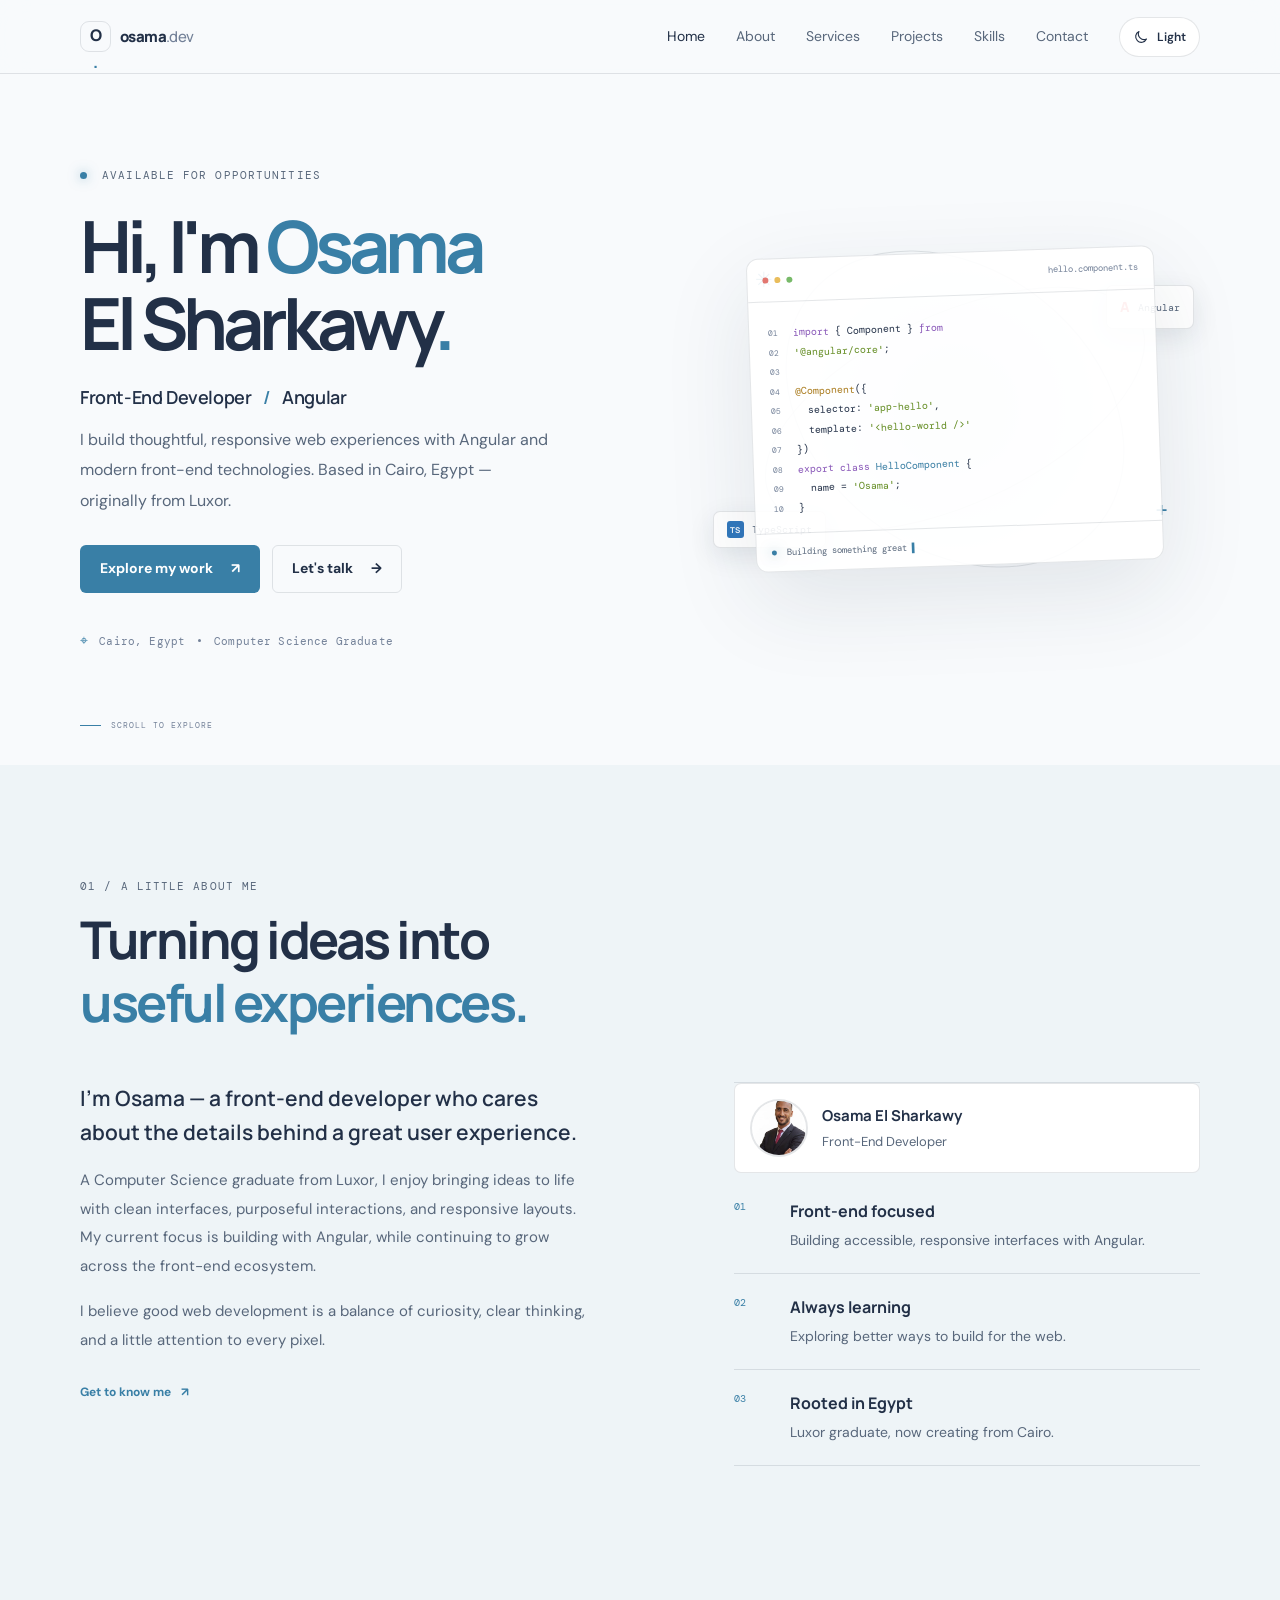
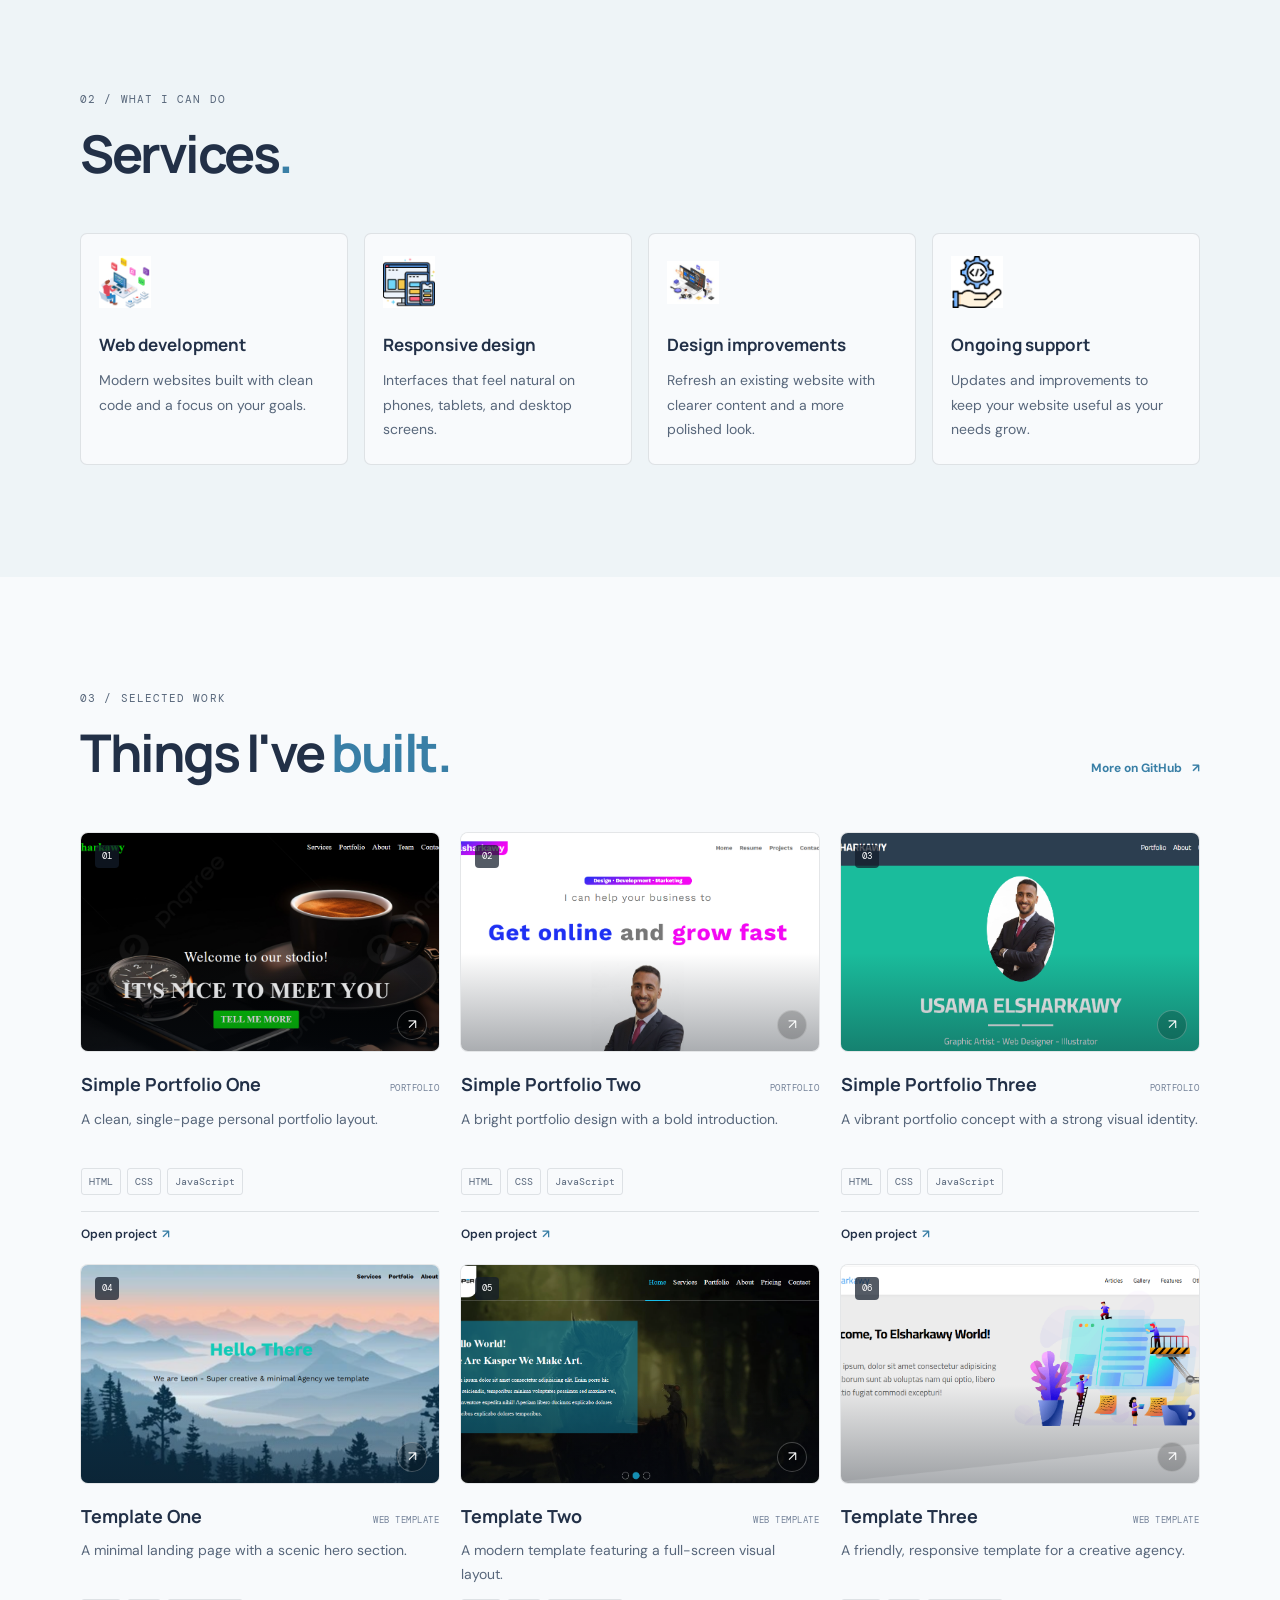
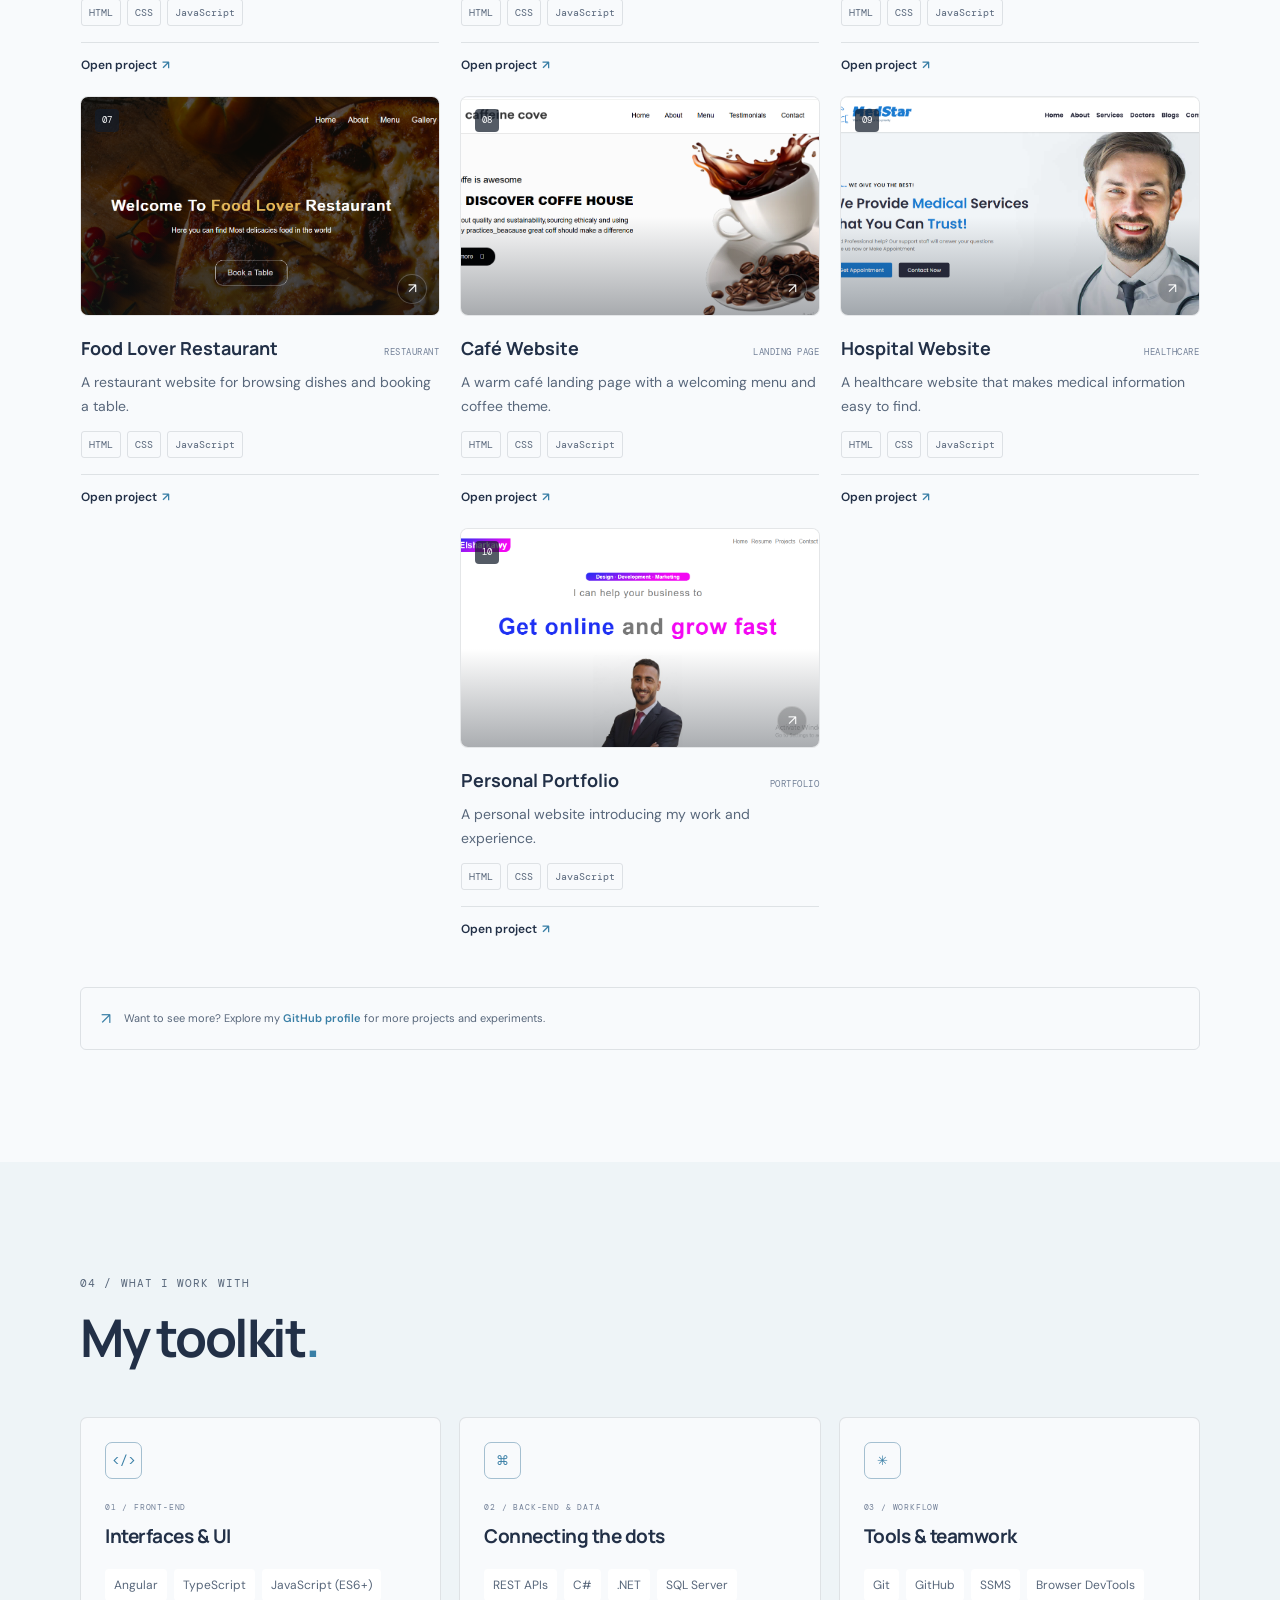
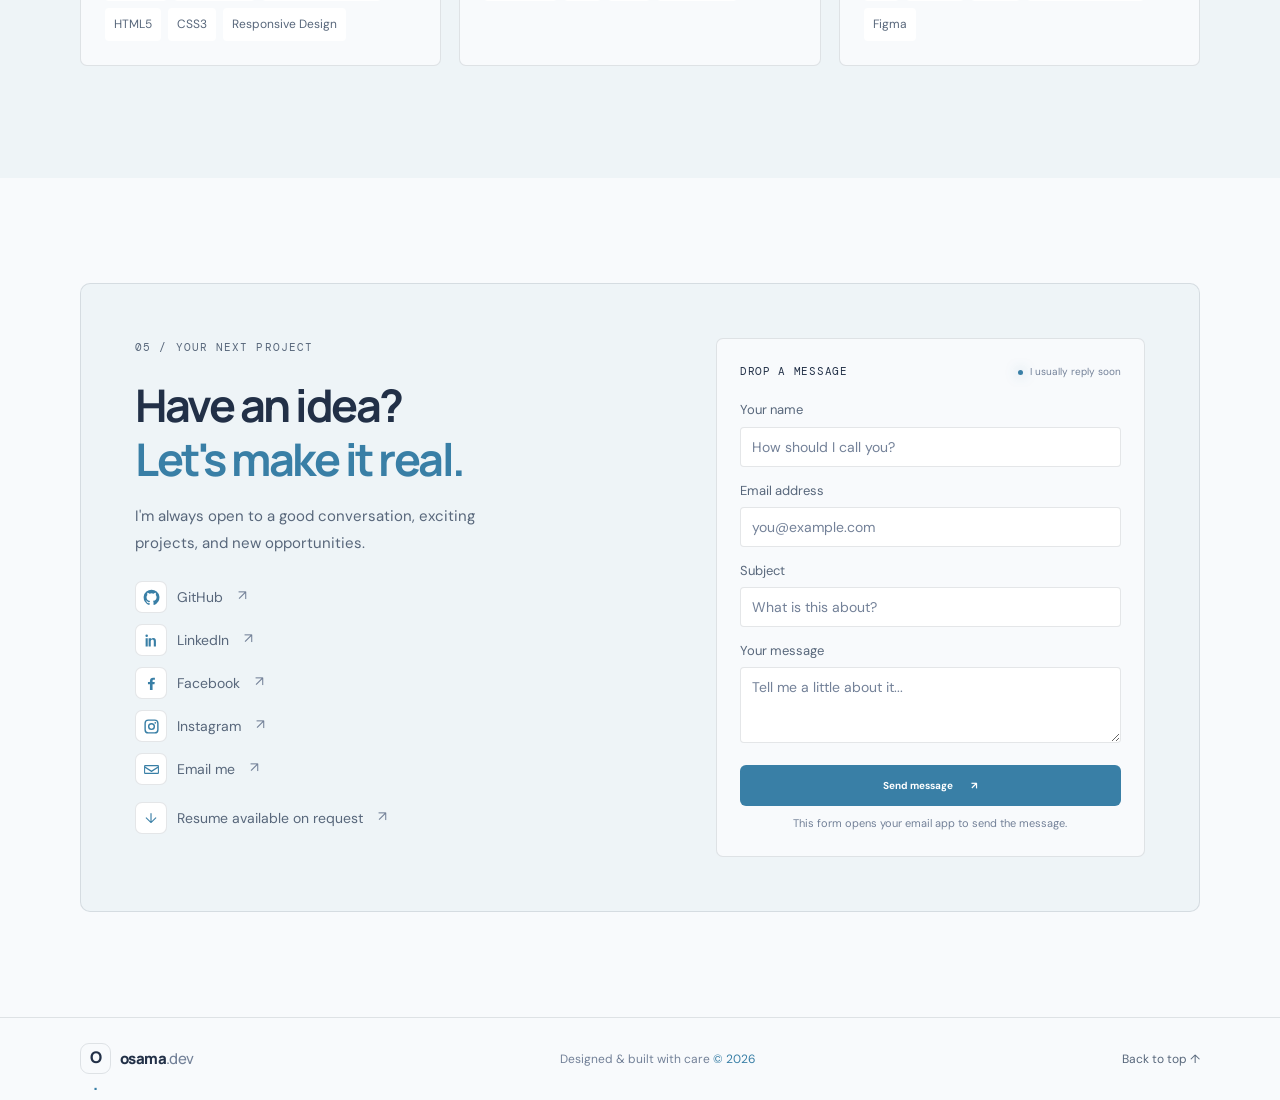
<file: index.html>
<!doctype html>
<html lang="en">
  <head>
    <meta charset="UTF-8" />
    <meta name="viewport" content="width=device-width, initial-scale=1.0" />
    <meta
      name="description"
      content="Osama El Sharkawy is a Front-End Developer focused on Angular and modern web experiences."
    />
    <meta name="theme-color" content="#f8fafc" />
    <title>Osama El Sharkawy — Front-End Developer</title>
    <link rel="preconnect" href="https://fonts.googleapis.com" />
    <link rel="preconnect" href="https://fonts.gstatic.com" crossorigin />
    <link
      href="https://fonts.googleapis.com/css2?family=DM+Mono:wght@400;500&family=DM+Sans:wght@400;500;600;700&family=Manrope:wght@400;500;600;700;800&display=swap"
      rel="stylesheet"
    />
    <link rel="stylesheet" href="styles.css" />
    <script src="script.js" defer></script>
  </head>
  <body>
    <header class="site-header">
      <nav class="nav container" aria-label="Main navigation">
        <a class="brand" href="#home" aria-label="Osama El Sharkawy, home">
          <span class="brand-mark">O<span>.</span></span>
          <span>osama<span class="brand-muted">.dev</span></span>
        </a>
        <button class="menu-toggle" type="button" aria-label="Open menu" aria-expanded="false" aria-controls="nav-links">
          <span></span><span></span>
        </button>
        <div class="nav-links" id="nav-links">
          <a class="nav-link active" href="#home">Home</a>
          <a class="nav-link" href="#about">About</a>
          <a class="nav-link" href="#services">Services</a>
          <a class="nav-link" href="#projects">Projects</a>
          <a class="nav-link" href="#skills">Skills</a>
          <a class="nav-link" href="#contact">Contact</a>
          <button class="theme-toggle" type="button" aria-label="Switch to dark theme">
            <svg class="sun-icon" viewBox="0 0 24 24" aria-hidden="true"><circle cx="12" cy="12" r="4"></circle><path d="M12 2v2m0 16v2M4.93 4.93l1.42 1.42m11.3 11.3 1.42 1.42M2 12h2m16 0h2M4.93 19.07l1.42-1.42m11.3-11.3 1.42-1.42"></path></svg>
            <svg class="moon-icon" viewBox="0 0 24 24" aria-hidden="true"><path d="M20.2 15.1A8.5 8.5 0 0 1 8.9 3.8 8.5 8.5 0 1 0 20.2 15.1Z"></path></svg>
            <span class="theme-label">Light</span>
          </button>
        </div>
      </nav>
    </header>

    <main>
      <section class="hero section container" id="home">
        <div class="hero-copy">
          <p class="eyebrow"><span class="status-dot"></span> AVAILABLE FOR OPPORTUNITIES</p>
          <h1>Hi, I'm <span class="accent-text">Osama</span><br />El Sharkawy<span class="period">.</span></h1>
          <p class="hero-role">Front-End Developer <span class="role-divider">/</span> Angular</p>
          <p class="hero-description">
            I build thoughtful, responsive web experiences with Angular and modern front-end technologies.
            Based in Cairo, Egypt — originally from Luxor.
          </p>
          <div class="hero-actions">
            <a class="button button-primary" href="#projects">Explore my work <span aria-hidden="true">↗</span></a>
            <a class="button button-quiet" href="#contact">Let's talk <span aria-hidden="true">→</span></a>
          </div>
          <div class="hero-meta">
            <span><span class="meta-icon">⌖</span> Cairo, Egypt</span>
            <span class="meta-separator"></span>
            <span>Computer Science Graduate</span>
          </div>
        </div>
        <div class="hero-art" aria-label="Decorative code illustration">
          <div class="art-glow"></div>
          <div class="orbit orbit-one"></div>
          <div class="orbit orbit-two"></div>
          <div class="code-card">
            <div class="code-card-top"><span></span><span></span><span></span><small>hello.component.ts</small></div>
            <div class="code-lines" aria-hidden="true">
              <p><i>01</i><span class="code-purple">import</span> { Component } <span class="code-purple">from</span></p>
              <p><i>02</i><span class="code-string">'@angular/core'</span>;</p>
              <p><i>03</i></p>
              <p><i>04</i><span class="code-yellow">@Component</span>({</p>
              <p><i>05</i>&nbsp;&nbsp;selector: <span class="code-string">'app-hello'</span>,</p>
              <p><i>06</i>&nbsp;&nbsp;template: <span class="code-string">'&lt;hello-world /&gt;'</span></p>
              <p><i>07</i>})</p>
              <p><i>08</i><span class="code-purple">export class</span> <span class="code-blue">HelloComponent</span> {</p>
              <p><i>09</i>&nbsp;&nbsp;name = <span class="code-string">'Osama'</span>;</p>
              <p><i>10</i>}</p>
            </div>
            <div class="code-card-footer"><span class="status-dot"></span> Building something great <span class="cursor">▍</span></div>
          </div>
          <div class="floating-chip chip-angular"><span class="angular-mark">A</span> Angular</div>
          <div class="floating-chip chip-ts"><span>TS</span> TypeScript</div>
          <div class="art-spark spark-one">✳</div>
          <div class="art-spark spark-two">+</div>
        </div>
        <a class="scroll-hint" href="#about"><span></span> SCROLL TO EXPLORE</a>
      </section>

      <section class="section about-section" id="about">
        <div class="container">
          <div class="section-heading">
            <p class="eyebrow">01 / A LITTLE ABOUT ME</p>
            <h2>Turning ideas into<br /><span class="accent-text">useful experiences.</span></h2>
          </div>
          <div class="about-grid">
            <div class="about-copy">
              <p class="lead">
                I'm Osama — a front-end developer who cares about the details behind a great user experience.
              </p>
              <p>
                A Computer Science graduate from Luxor, I enjoy bringing ideas to life with clean interfaces,
                purposeful interactions, and responsive layouts. My current focus is building with Angular,
                while continuing to grow across the front-end ecosystem.
              </p>
              <p>
                I believe good web development is a balance of curiosity, clear thinking, and a little
                attention to every pixel.
              </p>
              <a class="text-link" href="#contact">Get to know me <span aria-hidden="true">↗</span></a>
            </div>
            <div class="about-facts">
              <div class="about-profile">
                <img src="Usama%20Portfolio/images/my_pic22.png" alt="Osama El Sharkawy" />
                <div><strong>Osama El Sharkawy</strong><span>Front-End Developer</span></div>
              </div>
              <div class="fact-card">
                <span class="fact-number">01</span>
                <div><h3>Front-end focused</h3><p>Building accessible, responsive interfaces with Angular.</p></div>
              </div>
              <div class="fact-card">
                <span class="fact-number">02</span>
                <div><h3>Always learning</h3><p>Exploring better ways to build for the web.</p></div>
              </div>
              <div class="fact-card">
                <span class="fact-number">03</span>
                <div><h3>Rooted in Egypt</h3><p>Luxor graduate, now creating from Cairo.</p></div>
              </div>
            </div>
          </div>
        </div>
      </section>

      <section class="section services-section" id="services">
        <div class="container">
          <div class="section-heading">
            <p class="eyebrow">02 / WHAT I CAN DO</p>
            <h2>Services<span class="accent-text">.</span></h2>
          </div>
          <div class="services-grid">
            <article class="service-card">
              <img src="Usama%20Portfolio/images/serv1.png" alt="" />
              <h3>Web development</h3>
              <p>Modern websites built with clean code and a focus on your goals.</p>
            </article>
            <article class="service-card">
              <img src="Usama%20Portfolio/images/serv2.png" alt="" />
              <h3>Responsive design</h3>
              <p>Interfaces that feel natural on phones, tablets, and desktop screens.</p>
            </article>
            <article class="service-card">
              <img src="Usama%20Portfolio/images/serv3.jpg" alt="" />
              <h3>Design improvements</h3>
              <p>Refresh an existing website with clearer content and a more polished look.</p>
            </article>
            <article class="service-card">
              <img src="Usama%20Portfolio/images/serv6.png" alt="" />
              <h3>Ongoing support</h3>
              <p>Updates and improvements to keep your website useful as your needs grow.</p>
            </article>
          </div>
        </div>
      </section>

      <section class="section projects-section" id="projects">
        <div class="container">
          <div class="section-heading heading-row">
            <div><p class="eyebrow">03 / SELECTED WORK</p><h2>Things I've <span class="accent-text">built.</span></h2></div>
            <a class="text-link" href="https://github.com/osamaelsharkawy2700" target="_blank" rel="noreferrer">More on GitHub <span aria-hidden="true">↗</span></a>
          </div>
          <div class="project-grid">
            <article class="project-card">
              <a class="project-preview project-image" href="https://osamaelsharkawy2700.github.io/Simple-Portfolio-One/" target="_blank" rel="noreferrer" aria-label="Open Simple Portfolio One">
                <img src="Usama%20Portfolio/images/portfolio1.png" alt="" loading="lazy" />
                <span class="preview-index">01</span><span class="preview-arrow" aria-hidden="true">↗</span>
              </a>
              <div class="project-info"><div class="project-title-line"><h3>Simple Portfolio One</h3><span class="project-type">PORTFOLIO</span></div><p>A clean, single-page personal portfolio layout.</p><div class="tags"><span>HTML</span><span>CSS</span><span>JavaScript</span></div><div class="project-links"><a href="https://osamaelsharkawy2700.github.io/Simple-Portfolio-One/" target="_blank" rel="noreferrer">Open project <span>↗</span></a></div></div>
            </article>
            <article class="project-card">
              <a class="project-preview project-image" href="https://osamaelsharkawy2700.github.io/Simple-Portfolio-Two/" target="_blank" rel="noreferrer" aria-label="Open Simple Portfolio Two">
                <img src="Usama%20Portfolio/images/portfolio2.png" alt="" loading="lazy" />
                <span class="preview-index">02</span><span class="preview-arrow" aria-hidden="true">↗</span>
              </a>
              <div class="project-info"><div class="project-title-line"><h3>Simple Portfolio Two</h3><span class="project-type">PORTFOLIO</span></div><p>A bright portfolio design with a bold introduction.</p><div class="tags"><span>HTML</span><span>CSS</span><span>JavaScript</span></div><div class="project-links"><a href="https://osamaelsharkawy2700.github.io/Simple-Portfolio-Two/" target="_blank" rel="noreferrer">Open project <span>↗</span></a></div></div>
            </article>
            <article class="project-card">
              <a class="project-preview project-image" href="https://osamaelsharkawy2700.github.io/Simple-Portfolio-Three/" target="_blank" rel="noreferrer" aria-label="Open Simple Portfolio Three">
                <img src="Usama%20Portfolio/images/portfolio3.png" alt="" loading="lazy" />
                <span class="preview-index">03</span><span class="preview-arrow" aria-hidden="true">↗</span>
              </a>
              <div class="project-info"><div class="project-title-line"><h3>Simple Portfolio Three</h3><span class="project-type">PORTFOLIO</span></div><p>A vibrant portfolio concept with a strong visual identity.</p><div class="tags"><span>HTML</span><span>CSS</span><span>JavaScript</span></div><div class="project-links"><a href="https://osamaelsharkawy2700.github.io/Simple-Portfolio-Three/" target="_blank" rel="noreferrer">Open project <span>↗</span></a></div></div>
            </article>
            <article class="project-card">
              <a class="project-preview project-image" href="https://osamaelsharkawy2700.github.io/Template-One/" target="_blank" rel="noreferrer" aria-label="Open Template One">
                <img src="Usama%20Portfolio/images/template1.png" alt="" loading="lazy" />
                <span class="preview-index">04</span><span class="preview-arrow" aria-hidden="true">↗</span>
              </a>
              <div class="project-info"><div class="project-title-line"><h3>Template One</h3><span class="project-type">WEB TEMPLATE</span></div><p>A minimal landing page with a scenic hero section.</p><div class="tags"><span>HTML</span><span>CSS</span><span>JavaScript</span></div><div class="project-links"><a href="https://osamaelsharkawy2700.github.io/Template-One/" target="_blank" rel="noreferrer">Open project <span>↗</span></a></div></div>
            </article>
            <article class="project-card">
              <a class="project-preview project-image" href="https://osamaelsharkawy2700.github.io/Template-Two/" target="_blank" rel="noreferrer" aria-label="Open Template Two">
                <img src="Usama%20Portfolio/images/template2.png" alt="" loading="lazy" />
                <span class="preview-index">05</span><span class="preview-arrow" aria-hidden="true">↗</span>
              </a>
              <div class="project-info"><div class="project-title-line"><h3>Template Two</h3><span class="project-type">WEB TEMPLATE</span></div><p>A modern template featuring a full-screen visual layout.</p><div class="tags"><span>HTML</span><span>CSS</span><span>JavaScript</span></div><div class="project-links"><a href="https://osamaelsharkawy2700.github.io/Template-Two/" target="_blank" rel="noreferrer">Open project <span>↗</span></a></div></div>
            </article>
            <article class="project-card">
              <a class="project-preview project-image" href="https://osamaelsharkawy2700.github.io/Template-Three/" target="_blank" rel="noreferrer" aria-label="Open Template Three">
                <img src="Usama%20Portfolio/images/template3.png" alt="" loading="lazy" />
                <span class="preview-index">06</span><span class="preview-arrow" aria-hidden="true">↗</span>
              </a>
              <div class="project-info"><div class="project-title-line"><h3>Template Three</h3><span class="project-type">WEB TEMPLATE</span></div><p>A friendly, responsive template for a creative agency.</p><div class="tags"><span>HTML</span><span>CSS</span><span>JavaScript</span></div><div class="project-links"><a href="https://osamaelsharkawy2700.github.io/Template-Three/" target="_blank" rel="noreferrer">Open project <span>↗</span></a></div></div>
            </article>
            <article class="project-card">
              <a class="project-preview project-image" href="https://osamaelsharkawy2700.github.io/Resturant/" target="_blank" rel="noreferrer" aria-label="Open Food Lover Restaurant">
                <img src="Usama%20Portfolio/images/ResturantProj.png" alt="" loading="lazy" />
                <span class="preview-index">07</span><span class="preview-arrow" aria-hidden="true">↗</span>
              </a>
              <div class="project-info"><div class="project-title-line"><h3>Food Lover Restaurant</h3><span class="project-type">RESTAURANT</span></div><p>A restaurant website for browsing dishes and booking a table.</p><div class="tags"><span>HTML</span><span>CSS</span><span>JavaScript</span></div><div class="project-links"><a href="https://osamaelsharkawy2700.github.io/Resturant/" target="_blank" rel="noreferrer">Open project <span>↗</span></a></div></div>
            </article>
            <article class="project-card">
              <a class="project-preview project-image" href="https://osamaelsharkawy2700.github.io/Cafe/" target="_blank" rel="noreferrer" aria-label="Open Cafe Website">
                <img src="Usama%20Portfolio/images/CafeProj.png" alt="" loading="lazy" />
                <span class="preview-index">08</span><span class="preview-arrow" aria-hidden="true">↗</span>
              </a>
              <div class="project-info"><div class="project-title-line"><h3>Café Website</h3><span class="project-type">LANDING PAGE</span></div><p>A warm café landing page with a welcoming menu and coffee theme.</p><div class="tags"><span>HTML</span><span>CSS</span><span>JavaScript</span></div><div class="project-links"><a href="https://osamaelsharkawy2700.github.io/Cafe/" target="_blank" rel="noreferrer">Open project <span>↗</span></a></div></div>
            </article>
            <article class="project-card">
              <a class="project-preview project-image" href="https://osamaelsharkawy2700.github.io/Hospital/" target="_blank" rel="noreferrer" aria-label="Open Hospital Website">
                <img src="Usama%20Portfolio/images/hospital.png" alt="" loading="lazy" />
                <span class="preview-index">09</span><span class="preview-arrow" aria-hidden="true">↗</span>
              </a>
              <div class="project-info"><div class="project-title-line"><h3>Hospital Website</h3><span class="project-type">HEALTHCARE</span></div><p>A healthcare website that makes medical information easy to find.</p><div class="tags"><span>HTML</span><span>CSS</span><span>JavaScript</span></div><div class="project-links"><a href="https://osamaelsharkawy2700.github.io/Hospital/" target="_blank" rel="noreferrer">Open project <span>↗</span></a></div></div>
            </article>
            <article class="project-card">
              <a class="project-preview project-image" href="https://osamaelsharkawy2700.github.io/My-Portfolio/" target="_blank" rel="noreferrer" aria-label="Open Personal Portfolio">
                <img src="Usama%20Portfolio/images/PotrfolioProj.png" alt="" loading="lazy" />
                <span class="preview-index">10</span><span class="preview-arrow" aria-hidden="true">↗</span>
              </a>
              <div class="project-info"><div class="project-title-line"><h3>Personal Portfolio</h3><span class="project-type">PORTFOLIO</span></div><p>A personal website introducing my work and experience.</p><div class="tags"><span>HTML</span><span>CSS</span><span>JavaScript</span></div><div class="project-links"><a href="https://osamaelsharkawy2700.github.io/My-Portfolio/" target="_blank" rel="noreferrer">Open project <span>↗</span></a></div></div>
            </article>
          </div>
          <div class="project-note"><span class="note-mark">↗</span><p>Want to see more? Explore my <a href="https://github.com/osamaelsharkawy2700" target="_blank" rel="noreferrer">GitHub profile</a> for more projects and experiments.</p></div>
        </div>
      </section>

      <section class="section skills-section" id="skills">
        <div class="container">
          <div class="section-heading"><p class="eyebrow">04 / WHAT I WORK WITH</p><h2>My toolkit<span class="accent-text">.</span></h2></div>
          <div class="skills-grid">
            <article class="skill-group"><div class="skill-icon">&lt;/&gt;</div><p class="skill-label">01 / FRONT-END</p><h3>Interfaces & UI</h3><div class="skill-list"><span>Angular</span><span>TypeScript</span><span>JavaScript (ES6+)</span><span>HTML5</span><span>CSS3</span><span>Responsive Design</span></div></article>
            <article class="skill-group"><div class="skill-icon">⌘</div><p class="skill-label">02 / BACK-END & DATA</p><h3>Connecting the dots</h3><div class="skill-list"><span>REST APIs</span><span>C#</span><span>.NET</span><span>SQL Server</span></div></article>
            <article class="skill-group"><div class="skill-icon">✳</div><p class="skill-label">03 / WORKFLOW</p><h3>Tools & teamwork</h3><div class="skill-list"><span>Git</span><span>GitHub</span><span>SSMS</span><span>Browser DevTools</span><span>Figma</span></div></article>
          </div>
        </div>
      </section>

      <section class="section contact-section" id="contact">
        <div class="container">
          <div class="contact-panel">
            <div class="contact-copy">
              <p class="eyebrow">05 / YOUR NEXT PROJECT</p>
              <h2>Have an idea?<br /><span class="accent-text">Let's make it real.</span></h2>
              <p>I'm always open to a good conversation, exciting projects, and new opportunities.</p>
              <div class="contact-links">
                <a href="https://github.com/osamaelsharkawy2700" target="_blank" rel="noreferrer"><span class="social-icon"><svg viewBox="0 0 24 24" aria-hidden="true"><path d="M12 .9a11.1 11.1 0 0 0-3.5 21.63c.56.1.76-.24.76-.54v-2.1c-3.1.68-3.75-1.32-3.75-1.32-.5-1.3-1.24-1.64-1.24-1.64-1.02-.7.08-.69.08-.69 1.13.08 1.72 1.16 1.72 1.16 1 1.72 2.62 1.23 3.26.94.1-.73.39-1.23.71-1.51-2.47-.28-5.06-1.24-5.06-5.5 0-1.21.43-2.2 1.16-2.97-.12-.28-.5-1.41.11-2.94 0 0 .95-.3 3.05 1.13a10.6 10.6 0 0 1 5.55 0c2.11-1.43 3.05-1.13 3.05-1.13.61 1.53.23 2.66.11 2.94.72.77 1.16 1.76 1.16 2.97 0 4.27-2.6 5.22-5.08 5.49.4.35.76 1.02.76 2.06v3.11c0 .3.2.65.77.54A11.1 11.1 0 0 0 12 .9Z"/></svg></span> GitHub <span class="external-arrow">↗</span></a>
                <a href="https://www.linkedin.com/in/osama-el-sharkawy-1281312a8" target="_blank" rel="noreferrer"><span class="social-icon"><svg viewBox="0 0 24 24" aria-hidden="true"><path d="M5.2 3.5a1.8 1.8 0 1 1 0 3.6 1.8 1.8 0 0 1 0-3.6ZM3.7 8.7h3v11.6h-3V8.7Zm5 0h2.9v1.6h.04a3.2 3.2 0 0 1 2.9-1.8c3.1 0 3.7 2 3.7 4.6v7.2h-3v-6.4c0-1.5-.03-3.3-2-3.3s-2.3 1.6-2.3 3.2v6.5h-3V8.7Z"/></svg></span> LinkedIn <span class="external-arrow">↗</span></a>
                <a href="https://www.facebook.com/share/17UPkoAcgT/" target="_blank" rel="noreferrer"><span class="social-icon"><svg viewBox="0 0 24 24" aria-hidden="true"><path d="M13.5 21v-8h2.7l.4-3h-3.1V8.1c0-.9.3-1.5 1.6-1.5h1.7V3.9c-.3 0-1.4-.1-2.6-.1-2.6 0-4.4 1.6-4.4 4.5V10H7v3h2.8v8h3.7Z"/></svg></span> Facebook <span class="external-arrow">↗</span></a>
                <a href="https://www.instagram.com/abosaleh1070" target="_blank" rel="noreferrer"><span class="social-icon"><svg viewBox="0 0 24 24" aria-hidden="true"><path d="M7.5 2h9A5.5 5.5 0 0 1 22 7.5v9a5.5 5.5 0 0 1-5.5 5.5h-9A5.5 5.5 0 0 1 2 16.5v-9A5.5 5.5 0 0 1 7.5 2Zm0 2A3.5 3.5 0 0 0 4 7.5v9A3.5 3.5 0 0 0 7.5 20h9a3.5 3.5 0 0 0 3.5-3.5v-9A3.5 3.5 0 0 0 16.5 4h-9Zm4.5 3a5 5 0 1 1 0 10 5 5 0 0 1 0-10Zm0 2a3 3 0 1 0 0 6 3 3 0 0 0 0-6Zm5.3-3.4a1.2 1.2 0 1 1 0 2.4 1.2 1.2 0 0 1 0-2.4Z"/></svg></span> Instagram <span class="external-arrow">↗</span></a>
                <!-- Replace the email below with your preferred contact address. -->
                <a href="mailto:YOUR_EMAIL@example.com"><span class="social-icon"><svg viewBox="0 0 24 24" aria-hidden="true"><path d="M3 5.5h18A1.5 1.5 0 0 1 22.5 7v10a1.5 1.5 0 0 1-1.5 1.5H3A1.5 1.5 0 0 1 1.5 17V7A1.5 1.5 0 0 1 3 5.5Zm0 2v.2l9 5.8 9-5.8v-.2H3Zm18 9V10l-8.2 5.3a1.5 1.5 0 0 1-1.6 0L3 10v6.5h18Z"/></svg></span> Email me <span class="external-arrow">↗</span></a>
                <a class="resume-link" href="mailto:YOUR_EMAIL@example.com?subject=Resume%20request"><span class="social-icon">↓</span> Resume available on request <span class="external-arrow">↗</span></a>
              </div>
            </div>
            <form class="contact-form">
              <div class="form-heading"><span>DROP A MESSAGE</span><span class="form-status"><i></i> I usually reply soon</span></div>
              <label for="contact-name">Your name</label>
              <input id="contact-name" name="name" type="text" placeholder="How should I call you?" required />
              <label for="contact-email">Email address</label>
              <input id="contact-email" name="email" type="email" placeholder="you@example.com" required />
              <label for="contact-subject">Subject</label>
              <input id="contact-subject" name="subject" type="text" placeholder="What is this about?" required />
              <label for="contact-message">Your message</label>
              <textarea id="contact-message" name="message" rows="3" placeholder="Tell me a little about it..." required></textarea>
              <button class="button button-primary submit-button" type="submit">Send message <span aria-hidden="true">↗</span></button>
              <p class="form-note" aria-live="polite">This form opens your email app to send the message.</p>
            </form>
          </div>
        </div>
      </section>
    </main>

    <footer class="footer">
      <div class="container footer-inner"><a class="brand" href="#home"><span class="brand-mark">O<span>.</span></span><span>osama<span class="brand-muted">.dev</span></span></a><p>Designed & built with care <span class="accent-text">© <span id="year"></span></span></p><a class="back-top" href="#home">Back to top ↑</a></div>
    </footer>
  </body>
</html>
</file>
<file: styles.css>
:root {
  color-scheme: light;
  --bg: #f8fafc;
  --bg-soft: #eef4f7;
  --surface: #fff;
  --surface-raised: #f3f7f9;
  --text: #223047;
  --text-muted: #58677b;
  --text-dim: #738198;
  --line: rgba(34, 48, 71, .12);
  --accent: #397fa6;
  --accent-strong: #2d698e;
  --accent-ink: #fff;
  --shadow: rgba(34, 48, 71, .1);
  --font-display: "Manrope", sans-serif;
  --font-body: "DM Sans", sans-serif;
  --font-mono: "DM Mono", monospace;
  font-family: var(--font-body);
  scroll-behavior: smooth;
  scroll-padding-top: 82px;
}

:root[data-theme="dark"] {
  color-scheme: dark;
  --bg: #101410;
  --bg-soft: #151a16;
  --surface: #1b211c;
  --surface-raised: #202820;
  --text: #f0f3ed;
  --text-muted: #9da69b;
  --text-dim: #a0aa9d;
  --line: rgba(232, 241, 228, .1);
  --accent: #c3fa72;
  --accent-strong: #a7e94f;
  --accent-ink: #17200d;
  --shadow: rgba(0, 0, 0, .28);
}

* { box-sizing: border-box; }
body { margin: 0; background: var(--bg); color: var(--text); font-family: var(--font-body); font-size: 16px; line-height: 1.7; transition: background-color .3s ease, color .3s ease; }
body, button, input, textarea { font-family: var(--font-body); }
a { color: inherit; text-decoration: none; }
button { color: inherit; }
::selection { background: var(--accent); color: var(--accent-ink); }
.container { width: min(1120px, calc(100% - 64px)); margin-inline: auto; }
.section { padding-block: 112px; }
.site-header { position: sticky; z-index: 20; top: 0; height: 74px; border-bottom: 1px solid var(--line); background: color-mix(in srgb, var(--bg) 88%, transparent); backdrop-filter: blur(16px); }
.nav { height: 100%; display: flex; align-items: center; justify-content: space-between; }
.brand { display: inline-flex; align-items: center; gap: 9px; font-family: var(--font-display); font-size: 15px; font-weight: 800; letter-spacing: -.6px; }
.brand-mark { display: grid; width: 31px; height: 31px; place-items: center; border: 1px solid var(--line); border-radius: 9px; font-size: 16px; }
.brand-mark span, .accent-text, .period { color: var(--accent); }
.brand-muted { color: var(--text-dim); font-weight: 500; }
.nav-links { display: flex; align-items: center; gap: 31px; }
.nav-link { color: var(--text-muted); font-size: 14px; transition: color .2s ease; }
.nav-link:hover, .nav-link.active { color: var(--text); }
.theme-toggle { display: inline-flex; min-height: 40px; align-items: center; justify-content: center; gap: 8px; padding: 0 13px; border: 1px solid var(--line); border-radius: 20px; background: var(--surface); color: var(--text); font-size: 12px; font-weight: 600; cursor: pointer; transition: border-color .2s, color .2s, transform .2s; }
.theme-toggle:hover { border-color: var(--accent); color: var(--accent); transform: translateY(-1px); }
.theme-toggle svg { width: 16px; height: 16px; fill: none; stroke: currentColor; stroke-width: 1.7; stroke-linecap: round; stroke-linejoin: round; }
.theme-label { min-width: 25px; }
.sun-icon { display: none; }
.moon-icon { display: block; }
:root[data-theme="dark"] .sun-icon { display: block; }
:root[data-theme="dark"] .moon-icon { display: none; }
.menu-toggle { display: none; }
.hero { position: relative; min-height: 650px; display: grid; grid-template-columns: 1.08fr .92fr; align-items: center; gap: 54px; padding-top: 92px; padding-bottom: 112px; }
.eyebrow { margin: 0 0 22px; color: var(--text-muted); font-family: var(--font-mono); font-size: 11px; letter-spacing: 1.1px; }
.status-dot, .form-status i { display: inline-block; width: 7px; height: 7px; margin-right: 7px; border-radius: 50%; background: var(--accent); box-shadow: 0 0 12px color-mix(in srgb, var(--accent) 55%, transparent); }
.hero h1 { margin: 0; font-family: var(--font-display); font-size: clamp(48px, 6vw, 72px); font-weight: 700; letter-spacing: -5px; line-height: 1.08; }
.hero-role { margin: 20px 0 12px; color: var(--text); font-family: var(--font-display); font-size: 18px; font-weight: 600; letter-spacing: -.4px; }
.role-divider { padding-inline: 8px; color: var(--accent); }
.hero-description { max-width: 470px; margin: 0; color: var(--text-muted); font-size: 16px; line-height: 1.9; }
.hero-actions { display: flex; gap: 12px; margin-top: 29px; }
.button { display: inline-flex; min-height: 48px; align-items: center; justify-content: center; gap: 18px; padding: 0 19px; border: 1px solid transparent; border-radius: 6px; font-size: 14px; font-weight: 700; cursor: pointer; transition: transform .2s ease, background .2s ease, border-color .2s ease; }
.button:hover { transform: translateY(-2px); }
.button-primary { background: var(--accent); color: var(--accent-ink); }
.button-primary:hover { background: var(--accent-strong); }
.button-quiet { border-color: var(--line); color: var(--text); }
.button-quiet:hover { border-color: var(--accent); }
.hero-meta { display: flex; align-items: center; gap: 13px; margin-top: 36px; color: var(--text-dim); font-family: var(--font-mono); font-size: 11px; letter-spacing: .15px; }
.meta-icon { margin-right: 4px; color: var(--accent); font-size: 14px; }
.meta-separator { width: 3px; height: 3px; border-radius: 50%; background: var(--text-dim); }
.hero-art { position: relative; display: grid; min-height: 390px; place-items: center; isolation: isolate; }
.art-glow { position: absolute; z-index: -1; width: 320px; height: 320px; border-radius: 50%; background: radial-gradient(circle, color-mix(in srgb, var(--accent) 12%, transparent), transparent 68%); }
.orbit { position: absolute; z-index: -1; border: 1px solid var(--line); border-radius: 50%; transform: rotate(-25deg); }
.orbit-one { width: 410px; height: 190px; }
.orbit-two { width: 370px; height: 280px; transform: rotate(38deg); }
.code-card { z-index: 1; width: min(100%, 408px); overflow: hidden; border: 1px solid var(--line); border-radius: 12px; background: color-mix(in srgb, var(--surface) 91%, transparent); box-shadow: 0 30px 90px var(--shadow); transform: rotate(-2deg); }
.code-card-top { display: flex; height: 43px; align-items: center; gap: 6px; padding: 0 15px; border-bottom: 1px solid var(--line); }
.code-card-top > span { width: 6px; height: 6px; border-radius: 50%; background: #e27770; }
.code-card-top > span:nth-child(2) { background: #e9bd5c; }
.code-card-top > span:nth-child(3) { background: #78ba69; }
.code-card-top small { margin-left: auto; color: var(--text-dim); font-family: var(--font-mono); font-size: 9px; }
.code-lines { padding: 21px 14px 15px; font-family: var(--font-mono); font-size: clamp(8px, .9vw, 10px); line-height: 1.95; }
.code-lines p { margin: 0; white-space: pre; }
.code-lines i { display: inline-block; width: 30px; color: var(--text-dim); font-size: 8px; font-style: normal; text-align: right; padding-right: 15px; }
.code-purple { color: #8755b7; }.code-string { color: #638c22; }.code-yellow { color: #a8791a; }.code-blue { color: #367ca2; }
:root[data-theme="dark"] .code-purple { color: #c69bf4; }:root[data-theme="dark"] .code-string { color: #c7e77f; }:root[data-theme="dark"] .code-yellow { color: #f2ce74; }:root[data-theme="dark"] .code-blue { color: #8bc8ee; }
.code-card-footer { padding: 11px 15px; border-top: 1px solid var(--line); color: var(--text-muted); font-family: var(--font-mono); font-size: 9px; }
.code-card-footer .status-dot { width: 5px; height: 5px; margin-right: 5px; }
.cursor { color: var(--accent); }
.floating-chip { position: absolute; display: flex; align-items: center; gap: 8px; padding: 9px 13px; border: 1px solid var(--line); border-radius: 7px; background: var(--surface); box-shadow: 0 8px 26px var(--shadow); color: var(--text-muted); font-family: var(--font-mono); font-size: 10px; }
.chip-angular { top: 71px; right: 6px; }.chip-ts { bottom: 56px; left: 3px; }
.angular-mark { color: #ef6265; font-family: var(--font-display); font-size: 14px; font-weight: 800; }
.chip-ts span { display: grid; width: 17px; height: 17px; place-items: center; border-radius: 3px; background: #3278bc; color: white; font-family: var(--font-display); font-size: 8px; font-weight: 700; }
.art-spark { position: absolute; color: var(--accent); }.spark-one { top: 49px; left: 45px; font-size: 21px; }.spark-two { right: 32px; bottom: 75px; font-family: var(--font-mono); font-size: 22px; }
.scroll-hint { position: absolute; bottom: 32px; left: 0; display: flex; align-items: center; gap: 10px; color: var(--text-dim); font-family: var(--font-mono); font-size: 8px; letter-spacing: 1px; }
.scroll-hint span { width: 21px; height: 1px; background: var(--accent); }
.about-section, .skills-section, .services-section { background: var(--bg-soft); }
.section-heading { margin-bottom: 48px; }
.section-heading .eyebrow { margin-bottom: 14px; }
.section-heading h2, .contact-copy h2 { margin: 0; font-family: var(--font-display); font-size: clamp(38px, 4.2vw, 52px); font-weight: 700; letter-spacing: -2.5px; line-height: 1.2; }
.about-grid { display: grid; grid-template-columns: 1fr .85fr; gap: 105px; }
.about-copy p { max-width: 520px; margin: 0 0 17px; color: var(--text-muted); font-size: 15px; line-height: 1.9; }
.about-copy .lead { color: var(--text); font-family: var(--font-display); font-size: 21px; font-weight: 600; line-height: 1.6; }
.text-link { display: inline-flex; align-items: center; gap: 10px; margin-top: 11px; color: var(--accent); font-size: 12px; font-weight: 700; }
.text-link span, .project-links span, .external-arrow { transition: transform .2s ease; }
.text-link:hover span, .project-links a:hover span, .external-arrow { transform: translate(2px, -2px); }
.about-facts { border-top: 1px solid var(--line); }
.fact-card { display: grid; grid-template-columns: 43px 1fr; gap: 13px; padding: 20px 0; border-bottom: 1px solid var(--line); }
.fact-number { color: var(--accent); font-family: var(--font-mono); font-size: 10px; }
.fact-card h3 { margin: 0 0 4px; font-family: var(--font-display); font-size: 16px; font-weight: 700; }
.fact-card p { margin: 0; color: var(--text-muted); font-size: 14px; }
.about-profile { display: flex; align-items: center; gap: 14px; margin-bottom: 5px; padding: 15px; border: 1px solid var(--line); border-radius: 7px; background: var(--surface); }
.about-profile img { width: 58px; height: 58px; flex: 0 0 auto; border: 2px solid var(--line); border-radius: 50%; background: #fff; object-fit: cover; object-position: center 20%; }
.about-profile strong, .about-profile span { display: block; }
.about-profile strong { font-family: var(--font-display); font-size: 15px; }
.about-profile span { margin-top: 3px; color: var(--text-muted); font-size: 13px; }
.services-grid { display: grid; grid-template-columns: repeat(4, 1fr); gap: 16px; }
.service-card { min-width: 0; padding: 22px 18px; border: 1px solid var(--line); border-radius: 7px; background: var(--bg); transition: border-color .25s, transform .25s; }
.service-card:hover { transform: translateY(-4px); border-color: color-mix(in srgb, var(--accent) 55%, var(--line)); }
.service-card img { width: 52px; height: 52px; margin-bottom: 15px; object-fit: contain; }
.service-card h3 { margin: 0 0 8px; font-family: var(--font-display); font-size: 17px; }
.service-card p { margin: 0; color: var(--text-muted); font-size: 14px; line-height: 1.75; }
.heading-row { display: flex; align-items: end; justify-content: space-between; }
.heading-row .text-link { margin: 0 0 6px; }
.project-grid { display: grid; grid-template-columns: repeat(3, 1fr); gap: 20px; }
.project-card { min-width: 0; }
.project-card:last-child:nth-child(3n + 1) { grid-column: 2; }
.project-preview { position: relative; display: block; height: 220px; overflow: hidden; border: 1px solid var(--line); border-radius: 8px; background: var(--surface); }
.project-image img { width: 100%; height: 100%; object-fit: cover; transition: transform .35s ease; }
.project-image::after { position: absolute; inset: 0; background: linear-gradient(180deg, transparent 55%, rgba(12, 20, 30, .35)); content: ""; pointer-events: none; }
.project-image:hover img, .project-image:focus-visible img { transform: scale(1.04); }
.project-image:focus-visible { outline: 3px solid var(--accent); outline-offset: 3px; }
.project-image .preview-index { padding: 4px 7px; border-radius: 4px; background: rgba(18, 29, 42, .72); color: #fff; }
.preview-browser { position: absolute; top: 25px; left: 9%; width: 82%; height: 186px; overflow: hidden; border: 1px solid rgba(255,255,255,.18); border-radius: 7px 7px 0 0; background: #fafaf7; box-shadow: 0 8px 32px rgba(0,0,0,.2); transition: transform .35s ease; }
.project-preview:hover .preview-browser { transform: translateY(-8px); }
.preview-bar { display: flex; height: 16px; align-items: center; gap: 3px; padding-left: 7px; background: #e9e9e2; }
.preview-bar span { width: 4px; height: 4px; border-radius: 50%; background: #d78c81; }.preview-bar span:nth-child(2) { background: #d9b866; }.preview-bar span:nth-child(3) { background: #8cb67b; }
.preview-body { position: relative; height: 170px; overflow: hidden; }
.preview-portfolio { background: #1a251d; }.preview-cafe { background: #282219; }.preview-hospital { background: #192728; }
.preview-index { position: absolute; z-index: 2; top: 12px; left: 14px; color: rgba(255,255,255,.54); font-family: var(--font-mono); font-size: 9px; }
.preview-arrow { position: absolute; z-index: 3; right: 12px; bottom: 11px; display: grid; width: 30px; height: 30px; place-items: center; border: 1px solid rgba(255,255,255,.24); border-radius: 50%; background: rgba(0,0,0,.2); color: white; font-size: 14px; transition: background .2s, color .2s; }
.project-preview:hover .preview-arrow { background: var(--accent); color: var(--accent-ink); }
.portfolio-mock { padding: 15px; background: #eef0e9; }.mock-nav { width: 100%; height: 4px; margin-bottom: 22px; background: linear-gradient(90deg, #324533 14%, transparent 14% 64%, #b1c48f 64% 79%, transparent 79%); }
.mock-kicker { width: 25%; height: 3px; margin-bottom: 9px; background: #8b9f70; }.mock-title { width: 61%; height: 9px; margin-bottom: 5px; background: #29352a; }.mock-title.short { width: 39%; }.mock-button { width: 30px; height: 10px; margin-top: 11px; border-radius: 2px; background: #9bc753; }
.mock-orb { position: absolute; top: 30px; right: 16%; width: 65px; height: 65px; border: 10px solid #c8d7b3; border-radius: 50%; background: #8a9b70; box-shadow: 10px 11px 0 #dde6d2; }
.cafe-mock { padding: 18px 15px; background: #f3eadb; }.cafe-copy { position: relative; z-index: 2; }.cafe-copy .mock-kicker { background: #aa7749; }.cafe-copy .mock-title { background: #4b3427; }.cafe-copy .mock-button { background: #a96d42; }
.coffee-cup { position: absolute; top: 30px; right: 20%; width: 48px; height: 60px; border-radius: 9px 9px 17px 17px; background: #a76e45; box-shadow: 11px 3px 0 -7px #f3eadb, 11px 3px 0 -4px #a76e45; transform: rotate(8deg); }.coffee-cup span { position: absolute; top: -8px; left: -3px; width: 54px; height: 13px; border: 4px solid #79502f; border-radius: 50%; background: #453125; }
.hospital-mock { background: #e8f0ed; }.hospital-top { height: 13px; background: #d3e2dd; }.hospital-copy { position: relative; z-index: 1; padding: 20px 15px; }.hospital-copy .mock-kicker { background: #55a68b; }.hospital-copy .mock-title { background: #294944; }.hospital-copy .mock-button { background: #54a68c; }.hospital-cross { position: absolute; top: 48px; right: 18%; display: grid; width: 44px; height: 44px; place-items: center; border-radius: 50%; background: #67b49a; color: white; font-family: var(--font-display); font-size: 32px; font-weight: 400; }
.project-info { padding: 17px 1px 0; }
.project-title-line { display: flex; align-items: baseline; justify-content: space-between; gap: 8px; }
.project-title-line h3 { margin: 0; font-family: var(--font-display); font-size: 18px; font-weight: 700; }
.project-type { color: var(--text-dim); font-family: var(--font-mono); font-size: 9px; letter-spacing: .5px; white-space: nowrap; }
.project-info > p { min-height: 48px; margin: 8px 0 12px; color: var(--text-muted); font-size: 14px; line-height: 1.7; }
.tags { display: flex; flex-wrap: wrap; gap: 6px; }
.tags span { padding: 4px 7px; border: 1px solid var(--line); border-radius: 3px; color: var(--text-muted); font-family: var(--font-mono); font-size: 10px; }
.project-links { display: flex; gap: 18px; margin-top: 16px; padding-top: 12px; border-top: 1px solid var(--line); }
.project-links a { display: inline-flex; gap: 5px; color: var(--text); font-size: 12px; font-weight: 600; }.project-links a span { color: var(--accent); }
.project-note { display: flex; align-items: center; gap: 13px; margin-top: 47px; padding: 17px 20px; border: 1px solid var(--line); border-radius: 6px; color: var(--text-muted); font-size: 11px; }
.project-note p { margin: 0; }.project-note a { color: var(--accent); font-weight: 600; }.note-mark { color: var(--accent); font-size: 16px; }
.skills-grid { display: grid; grid-template-columns: repeat(3, 1fr); gap: 18px; }
.skill-group { min-height: 245px; padding: 24px; border: 1px solid var(--line); border-radius: 7px; background: var(--bg); transition: border-color .25s, transform .25s; }
.skill-group:hover { transform: translateY(-4px); border-color: color-mix(in srgb, var(--accent) 55%, var(--line)); }
.skill-icon { display: grid; width: 37px; height: 37px; place-items: center; border: 1px solid color-mix(in srgb, var(--accent) 35%, var(--line)); border-radius: 7px; color: var(--accent); font-family: var(--font-mono); font-size: 13px; }
.skill-label { margin: 22px 0 5px; color: var(--text-dim); font-family: var(--font-mono); font-size: 8px; letter-spacing: .8px; }
.skill-group h3 { margin: 0 0 17px; font-family: var(--font-display); font-size: 19px; letter-spacing: -.5px; }
.skill-list { display: flex; flex-wrap: wrap; gap: 7px; }.skill-list span { padding: 6px 9px; border-radius: 4px; background: var(--surface); color: var(--text-muted); font-size: 12px; }
.contact-section { padding-top: 105px; padding-bottom: 105px; }
.contact-panel { display: grid; grid-template-columns: 1fr .85fr; gap: 76px; padding: 54px; border: 1px solid var(--line); border-radius: 10px; background: var(--bg-soft); }
.contact-copy h2 { font-size: clamp(33px, 4vw, 45px); }
.contact-copy > p:not(.eyebrow) { max-width: 370px; margin: 17px 0 24px; color: var(--text-muted); font-size: 15px; line-height: 1.8; }
.contact-links { display: flex; flex-direction: column; align-items: flex-start; gap: 11px; }
.contact-links a { display: inline-flex; align-items: center; gap: 10px; color: var(--text-muted); font-size: 14px; transition: color .2s; }.contact-links a:hover { color: var(--accent); }
.social-icon { display: grid; width: 32px; height: 32px; place-items: center; border: 1px solid var(--line); border-radius: 7px; background: var(--surface); color: var(--accent); }
.social-icon svg { width: 17px; height: 17px; fill: currentColor; }
.external-arrow { margin-left: 3px; color: var(--text-dim); }.resume-link { margin-top: 6px; }
.contact-form { padding: 23px; border: 1px solid var(--line); border-radius: 7px; background: var(--bg); }
.form-heading { display: flex; align-items: center; justify-content: space-between; gap: 8px; margin-bottom: 19px; color: var(--text); font-family: var(--font-mono); font-size: 11px; letter-spacing: .7px; }
.form-status { color: var(--text-dim); font-family: var(--font-body); font-size: 10px; letter-spacing: 0; }.form-status i { width: 5px; height: 5px; margin-right: 4px; }
.contact-form label { display: block; margin: 13px 0 5px; color: var(--text-muted); font-size: 13px; }
.contact-form input, .contact-form textarea { width: 100%; padding: 10px 11px; border: 1px solid var(--line); border-radius: 4px; outline: 0; background: var(--surface); color: var(--text); font-size: 14px; transition: border-color .2s; }
.contact-form input:focus, .contact-form textarea:focus { border-color: var(--accent); }.contact-form input::placeholder, .contact-form textarea::placeholder { color: var(--text-dim); }
.contact-form textarea { resize: vertical; }.submit-button { width: 100%; min-height: 41px; margin-top: 14px; font-size: 10px; }
.form-note { margin: 8px 0 0; color: var(--text-dim); font-size: 11px; text-align: center; }
.footer { border-top: 1px solid var(--line); }.footer-inner { display: flex; min-height: 82px; align-items: center; justify-content: space-between; }.footer-inner p { margin: 0; color: var(--text-dim); font-size: 12px; }.back-top { color: var(--text-muted); font-size: 12px; transition: color .2s; }.back-top:hover { color: var(--accent); }
.reveal { opacity: 0; transform: translateY(18px); transition: opacity .55s ease, transform .55s ease; }.reveal.is-visible { opacity: 1; transform: translateY(0); }

@media (max-width: 900px) {
  .container { width: min(100% - 48px, 720px); }
  .section { padding-block: 88px; }
  .hero { min-height: 610px; grid-template-columns: 1fr .9fr; gap: 20px; padding-top: 75px; }
  .hero h1 { font-size: clamp(46px, 7vw, 64px); letter-spacing: -3.8px; }
  .hero-art { transform: scale(.88); }
  .about-grid { gap: 50px; }
  .services-grid { grid-template-columns: repeat(2, 1fr); }
  .project-grid { grid-template-columns: repeat(2, 1fr); row-gap: 38px; }
  .project-card:last-child:nth-child(3n + 1) { grid-column: auto; }
  .contact-panel { gap: 35px; padding: 35px; }
}
@media (max-width: 640px) {
  :root { scroll-padding-top: 68px; }
  .container { width: calc(100% - 40px); }
  .section { padding-block: 76px; }
  .site-header { height: 64px; }
  .menu-toggle { display: flex; width: 38px; height: 38px; flex-direction: column; align-items: center; justify-content: center; gap: 5px; border: 1px solid var(--line); border-radius: 50%; background: transparent; }
  .menu-toggle span { width: 14px; height: 1px; background: var(--text); transition: transform .2s; }
  .menu-toggle[aria-expanded="true"] span:first-child { transform: translateY(3px) rotate(45deg); }.menu-toggle[aria-expanded="true"] span:last-child { transform: translateY(-3px) rotate(-45deg); }
  .nav-links { position: absolute; top: 63px; right: 0; left: 0; display: none; flex-direction: column; align-items: stretch; gap: 0; padding: 8px 20px 18px; border-bottom: 1px solid var(--line); background: var(--bg); }
  .nav-links.is-open { display: flex; }
  .nav-link { padding: 11px 0; border-bottom: 1px solid var(--line); font-size: 13px; }
  .theme-toggle { position: absolute; right: 20px; bottom: 17px; }
  .nav-links .nav-link:last-of-type { margin-bottom: 37px; }
  .hero { display: flex; min-height: auto; flex-direction: column; align-items: stretch; gap: 20px; padding-top: 80px; padding-bottom: 105px; }
  .hero h1 { font-size: clamp(47px, 12vw, 66px); letter-spacing: -3.6px; }
  .hero-role { margin-top: 17px; font-size: 16px; }
  .hero-description { font-size: 13px; }
  .hero-art { min-height: 305px; margin: 2px -17px -5px; transform: scale(.9); }
  .code-card { width: min(100%, 390px); }
  .orbit-one { width: 350px; }.orbit-two { width: 340px; }
  .chip-angular { top: 30px; right: 2px; }.chip-ts { bottom: 16px; left: 0; }
  .scroll-hint { bottom: 34px; }
  .section-heading { margin-bottom: 34px; }
  .section-heading h2, .contact-copy h2 { font-size: 36px; letter-spacing: -1.8px; }
  .about-grid { grid-template-columns: 1fr; gap: 34px; }
  .about-copy .lead { font-size: 17px; }
  .services-grid { gap: 11px; }
  .service-card { padding: 17px 14px; }
  .service-card img { width: 44px; height: 44px; }
  .heading-row { align-items: flex-start; gap: 17px; }.heading-row .text-link { margin-top: 4px; white-space: nowrap; font-size: 11px; }
  .project-grid { grid-template-columns: 1fr; gap: 32px; }
  .project-preview { height: 230px; }.preview-browser { height: 196px; }.preview-body { height: 180px; }
  .project-info > p { min-height: 0; }
  .project-note { margin-top: 32px; padding: 14px; }
  .skills-grid { grid-template-columns: 1fr; gap: 12px; }.skill-group { min-height: unset; padding: 21px; }
  .skill-label { margin-top: 17px; }
  .contact-section { padding-block: 74px; }
  .contact-panel { grid-template-columns: 1fr; gap: 31px; padding: 25px 19px; }
  .contact-form { padding: 18px; }
  .footer-inner { min-height: 76px; flex-wrap: wrap; gap: 7px; padding-block: 15px; }.footer-inner p { order: 3; width: 100%; text-align: center; }
}
@media (prefers-reduced-motion: reduce) {
  *, *::before, *::after { scroll-behavior: auto !important; animation-duration: .01ms !important; animation-iteration-count: 1 !important; transition-duration: .01ms !important; }
  .reveal { opacity: 1; transform: none; }
}
</file>
